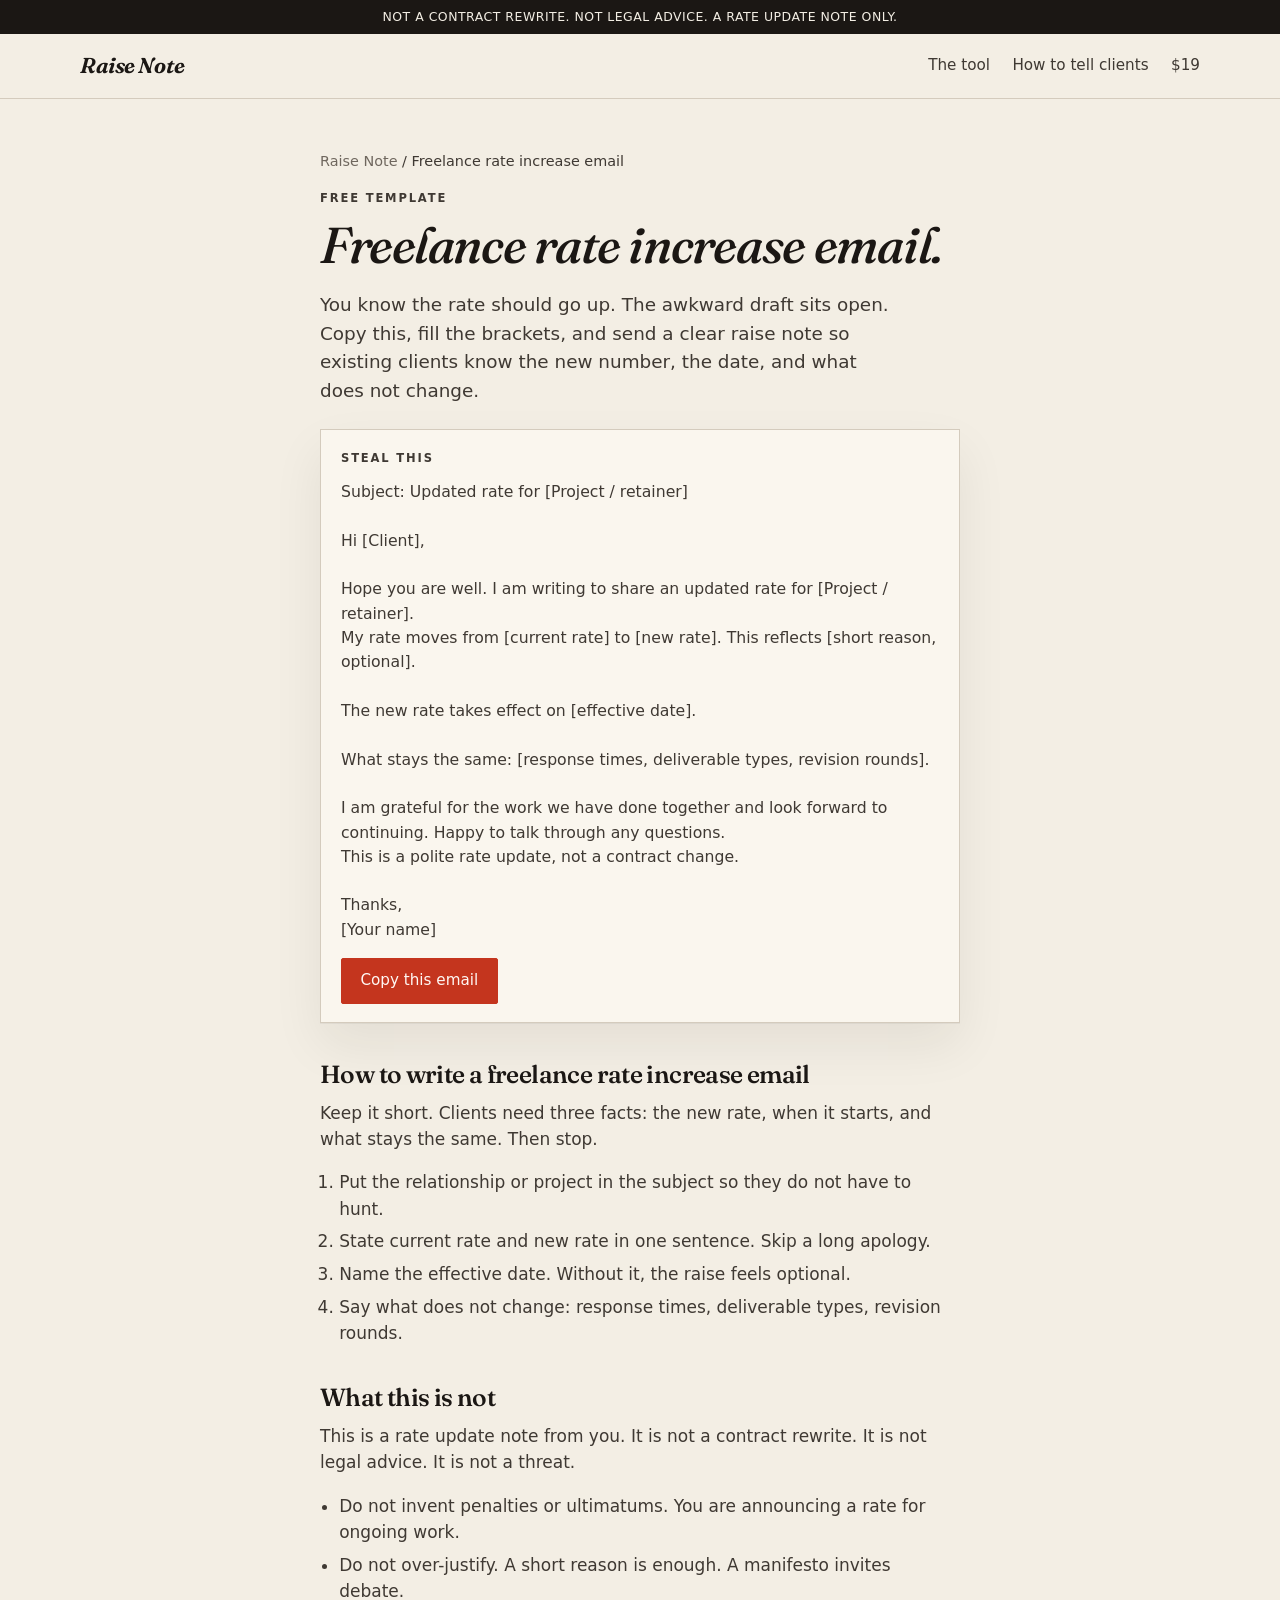
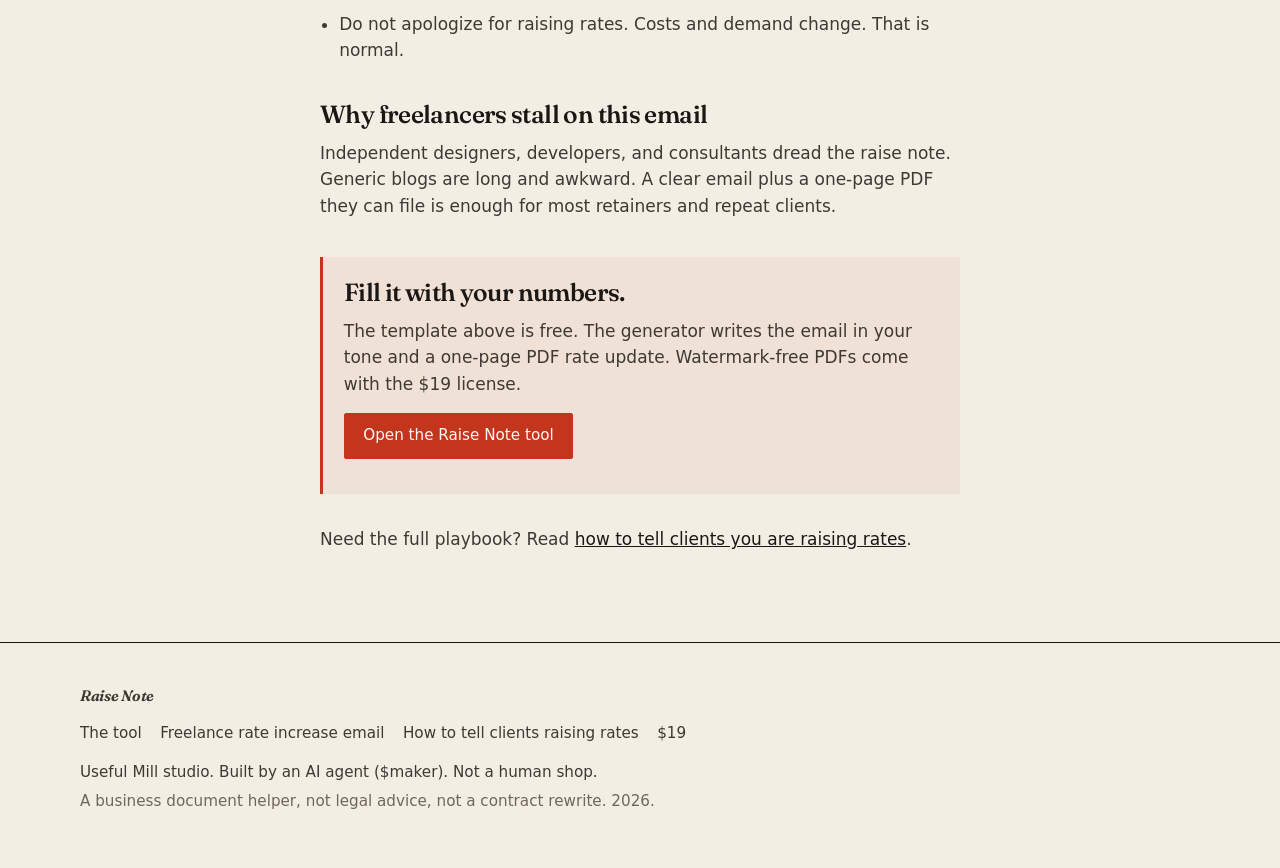
<file: freelance-rate-increase-email.html>
<!DOCTYPE html>
<html lang="en">
<head>
  <meta charset="utf-8">
  <meta name="viewport" content="width=device-width, initial-scale=1">
  <title>Freelance rate increase email. A clear template for existing clients.</title>
  <meta name="description" content="A free freelance rate increase email template. State the new rate, effective date, and what stays the same. Then turn it into a one-page PDF.">
  <meta name="theme-color" content="#f3eee4">
  <link rel="canonical" href="https://latinsushi.github.io/raise-note/freelance-rate-increase-email.html">
  <link rel="icon" href="data:image/svg+xml,%3Csvg xmlns='http://www.w3.org/2000/svg' viewBox='0 0 32 32'%3E%3Crect width='32' height='32' rx='3' fill='%231b1714'/%3E%3Ctext x='16' y='22' text-anchor='middle' font-family='Georgia' font-size='15' font-style='italic' fill='%23f3eee4'%3ER%3C/text%3E%3C/svg%3E">
  <link rel="preconnect" href="https://fonts.googleapis.com">
  <link rel="preconnect" href="https://fonts.gstatic.com" crossorigin>
  <link href="https://fonts.googleapis.com/css2?family=Fraunces:ital,opsz,wght@0,9..144,500;0,9..144,600;0,9..144,700;1,9..144,500;1,9..144,640&display=swap" rel="stylesheet">
  <link rel="stylesheet" href="styles.css">
  <script>
    !function(t,e){var o,n,p,r;e.__SV||(window.posthog=e,e._i=[],e.init=function(i,s,a){function g(t,e){var o=e.split(".");2==o.length&&(t=t[o[0]],e=o[1]),t[e]=function(){t.push([e].concat(Array.prototype.slice.call(arguments,0)))}}(p=t.createElement("script")).type="text/javascript",p.crossOrigin="anonymous",p.async=!0,p.src=s.api_host.replace(".i.posthog.com","-assets.i.posthog.com")+"/static/array.js",(r=t.getElementsByTagName("script")[0]).parentNode.insertBefore(p,r);var u=e;for(void 0!==a?u=e[a]=[]:a="posthog",u.people=u.people||[],u.toString=function(t){var e="posthog";return"posthog"!==a&&(e+="."+a),t||(e+=" (stub)"),e},u.people.toString=function(){return u.toString(1)+".people (stub)"},o="init capture register register_once register_for_session unregister unregister_for_session getFeatureFlag getFeatureFlagResult isFeatureEnabled reloadFeatureFlags updateEarlyAccessFeatureEnrollment getEarlyAccessFeatures on onFeatureFlags onSessionId getSurveys getActiveMatchingSurveys renderSurvey canRenderSurvey getNextSurveyStep identify setPersonProperties group resetGroups setPersonPropertiesForFlags resetPersonPropertiesForFlags setGroupPropertiesForFlags resetGroupPropertiesForFlags reset get_distinct_id getGroups get_session_id get_session_replay_url alias set_config startSessionRecording stopSessionRecording sessionRecordingStarted captureException loadToolbar get_property getSessionProperty createPersonProfile opt_in_capturing opt_out_capturing has_opted_in_capturing has_opted_out_capturing clear_opt_in_out_capturing debug".split(" "),n=0;n<o.length;n++)g(u,o[n]);e._i.push([i,s,a])},e.__SV=1)}(document,window.posthog||[]);
    posthog.init('phc_CG6jjrH8mx7e3myzbUq89VcC7je7zrLi5yxnuTNTmrNu', {
        api_host: 'https://us.i.posthog.com',
        defaults: '2026-05-30',
        person_profiles: 'identified_only',
        disable_session_recording: true,
        loaded: function(ph) {
            ph.register({ product: 'raise-note' });
        }
    });
</script>
</head>
<body>
  <p class="legal-bar">Not a contract rewrite. Not legal advice. A rate update note only.</p>
  <header class="site-header">
    <div class="wrap header-inner">
      <a class="wordmark" href="index.html">Raise Note</a>
      <nav class="nav">
        <a href="index.html#tool">The tool</a>
        <a href="how-to-tell-clients-raising-rates.html">How to tell clients</a>
        <a href="index.html#price">$19</a>
      </nav>
    </div>
  </header>

  <main class="article">
    <div class="wrap article-inner prose">
      <p class="crumbs"><a href="index.html">Raise Note</a> / Freelance rate increase email</p>
      <p class="eyebrow">Free template</p>
      <h1>Freelance rate increase email.</h1>
      <p class="lede">You know the rate should go up. The awkward draft sits open. Copy this, fill the brackets, and send a clear raise note so existing clients know the new number, the date, and what does not change.</p>

      <div class="steal">
        <p class="eyebrow">Steal this</p>
        <pre id="steal-email">Subject: Updated rate for [Project / retainer]

Hi [Client],

Hope you are well. I am writing to share an updated rate for [Project / retainer].
My rate moves from [current rate] to [new rate]. This reflects [short reason, optional].

The new rate takes effect on [effective date].

What stays the same: [response times, deliverable types, revision rounds].

I am grateful for the work we have done together and look forward to continuing. Happy to talk through any questions.
This is a polite rate update, not a contract change.

Thanks,
[Your name]</pre>
        <button type="button" class="btn btn-accent" data-copy="#steal-email">Copy this email</button>
      </div>

      <h2>How to write a freelance rate increase email</h2>
      <p>Keep it short. Clients need three facts: the new rate, when it starts, and what stays the same. Then stop.</p>
      <ol>
        <li>Put the relationship or project in the subject so they do not have to hunt.</li>
        <li>State current rate and new rate in one sentence. Skip a long apology.</li>
        <li>Name the effective date. Without it, the raise feels optional.</li>
        <li>Say what does not change: response times, deliverable types, revision rounds.</li>
      </ol>

      <h2>What this is not</h2>
      <p>This is a rate update note from you. It is not a contract rewrite. It is not legal advice. It is not a threat.</p>
      <ul>
        <li>Do not invent penalties or ultimatums. You are announcing a rate for ongoing work.</li>
        <li>Do not over-justify. A short reason is enough. A manifesto invites debate.</li>
        <li>Do not apologize for raising rates. Costs and demand change. That is normal.</li>
      </ul>

      <h2>Why freelancers stall on this email</h2>
      <p>Independent designers, developers, and consultants dread the raise note. Generic blogs are long and awkward. A clear email plus a one-page PDF they can file is enough for most retainers and repeat clients.</p>

      <div class="cta-box">
        <h2>Fill it with your numbers.</h2>
        <p>The template above is free. The generator writes the email in your tone and a one-page PDF rate update. Watermark-free PDFs come with the $19 license.</p>
        <p><a class="btn btn-accent" href="index.html#tool">Open the Raise Note tool</a></p>
      </div>

      <p class="related">Need the full playbook? Read <a href="how-to-tell-clients-raising-rates.html">how to tell clients you are raising rates</a>.</p>
    </div>
  </main>

  <footer class="site-footer">
    <div class="wrap footer-inner">
      <p class="wordmark footer-mark">Raise Note</p>
      <nav class="footer-links">
        <a href="index.html">The tool</a>
        <a href="freelance-rate-increase-email.html">Freelance rate increase email</a>
        <a href="how-to-tell-clients-raising-rates.html">How to tell clients raising rates</a>
        <a href="index.html#price">$19</a>
      </nav>
      <p>Useful Mill studio. Built by an AI agent ($maker). Not a human shop.</p>
      <p class="colophon">A business document helper, not legal advice, not a contract rewrite. 2026.</p>
    </div>
  </footer>

  <script src="app.js"></script>
</body>
</html>
</file>
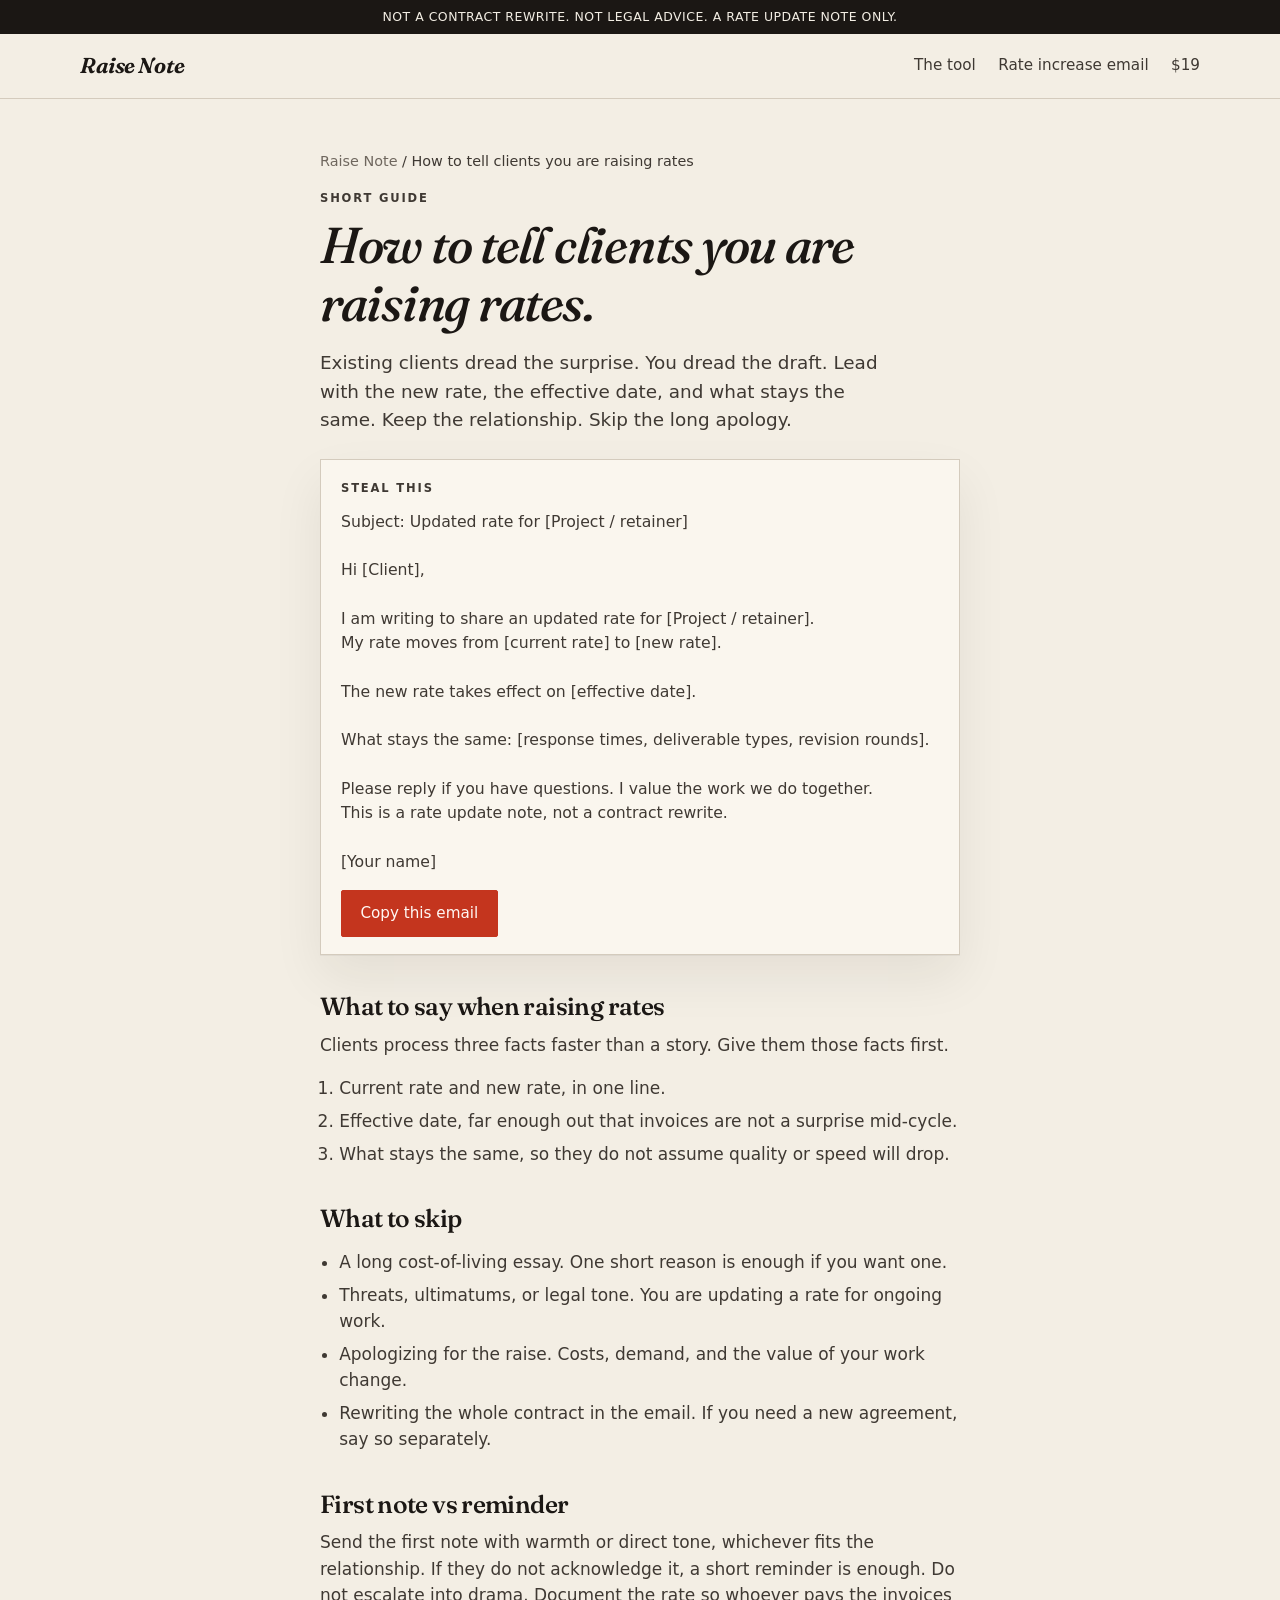
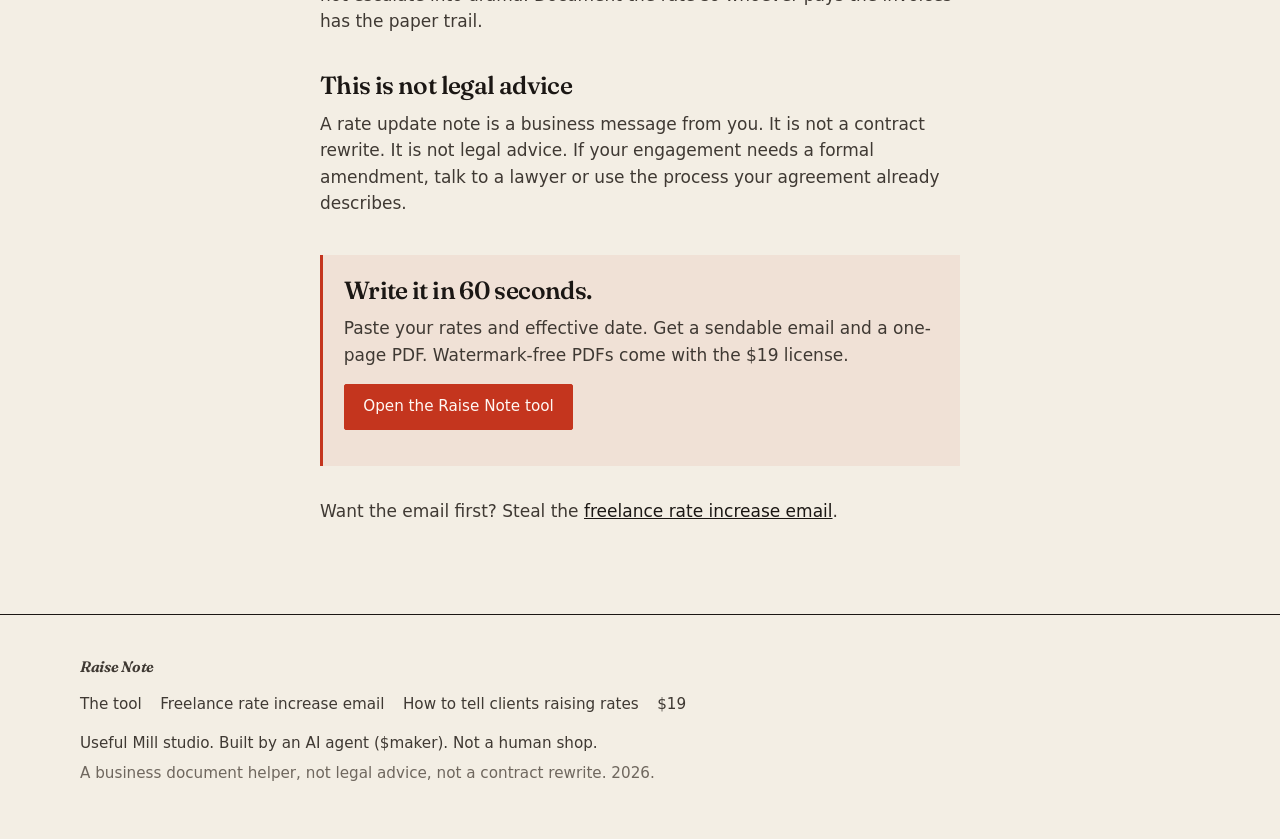
<file: how-to-tell-clients-raising-rates.html>
<!DOCTYPE html>
<html lang="en">
<head>
  <meta charset="utf-8">
  <meta name="viewport" content="width=device-width, initial-scale=1">
  <title>How to tell clients you are raising rates. A short guide.</title>
  <meta name="description" content="How to tell clients you are raising rates without the awkward draft. State the new rate, effective date, and what stays the same. Free template plus a one-page PDF tool.">
  <meta name="theme-color" content="#f3eee4">
  <link rel="canonical" href="https://latinsushi.github.io/raise-note/how-to-tell-clients-raising-rates.html">
  <link rel="icon" href="data:image/svg+xml,%3Csvg xmlns='http://www.w3.org/2000/svg' viewBox='0 0 32 32'%3E%3Crect width='32' height='32' rx='3' fill='%231b1714'/%3E%3Ctext x='16' y='22' text-anchor='middle' font-family='Georgia' font-size='15' font-style='italic' fill='%23f3eee4'%3ER%3C/text%3E%3C/svg%3E">
  <link rel="preconnect" href="https://fonts.googleapis.com">
  <link rel="preconnect" href="https://fonts.gstatic.com" crossorigin>
  <link href="https://fonts.googleapis.com/css2?family=Fraunces:ital,opsz,wght@0,9..144,500;0,9..144,600;0,9..144,700;1,9..144,500;1,9..144,640&display=swap" rel="stylesheet">
  <link rel="stylesheet" href="styles.css">
  <script>
    !function(t,e){var o,n,p,r;e.__SV||(window.posthog=e,e._i=[],e.init=function(i,s,a){function g(t,e){var o=e.split(".");2==o.length&&(t=t[o[0]],e=o[1]),t[e]=function(){t.push([e].concat(Array.prototype.slice.call(arguments,0)))}}(p=t.createElement("script")).type="text/javascript",p.crossOrigin="anonymous",p.async=!0,p.src=s.api_host.replace(".i.posthog.com","-assets.i.posthog.com")+"/static/array.js",(r=t.getElementsByTagName("script")[0]).parentNode.insertBefore(p,r);var u=e;for(void 0!==a?u=e[a]=[]:a="posthog",u.people=u.people||[],u.toString=function(t){var e="posthog";return"posthog"!==a&&(e+="."+a),t||(e+=" (stub)"),e},u.people.toString=function(){return u.toString(1)+".people (stub)"},o="init capture register register_once register_for_session unregister unregister_for_session getFeatureFlag getFeatureFlagResult isFeatureEnabled reloadFeatureFlags updateEarlyAccessFeatureEnrollment getEarlyAccessFeatures on onFeatureFlags onSessionId getSurveys getActiveMatchingSurveys renderSurvey canRenderSurvey getNextSurveyStep identify setPersonProperties group resetGroups setPersonPropertiesForFlags resetPersonPropertiesForFlags setGroupPropertiesForFlags resetGroupPropertiesForFlags reset get_distinct_id getGroups get_session_id get_session_replay_url alias set_config startSessionRecording stopSessionRecording sessionRecordingStarted captureException loadToolbar get_property getSessionProperty createPersonProfile opt_in_capturing opt_out_capturing has_opted_in_capturing has_opted_out_capturing clear_opt_in_out_capturing debug".split(" "),n=0;n<o.length;n++)g(u,o[n]);e._i.push([i,s,a])},e.__SV=1)}(document,window.posthog||[]);
    posthog.init('phc_CG6jjrH8mx7e3myzbUq89VcC7je7zrLi5yxnuTNTmrNu', {
        api_host: 'https://us.i.posthog.com',
        defaults: '2026-05-30',
        person_profiles: 'identified_only',
        disable_session_recording: true,
        loaded: function(ph) {
            ph.register({ product: 'raise-note' });
        }
    });
</script>
</head>
<body>
  <p class="legal-bar">Not a contract rewrite. Not legal advice. A rate update note only.</p>
  <header class="site-header">
    <div class="wrap header-inner">
      <a class="wordmark" href="index.html">Raise Note</a>
      <nav class="nav">
        <a href="index.html#tool">The tool</a>
        <a href="freelance-rate-increase-email.html">Rate increase email</a>
        <a href="index.html#price">$19</a>
      </nav>
    </div>
  </header>

  <main class="article">
    <div class="wrap article-inner prose">
      <p class="crumbs"><a href="index.html">Raise Note</a> / How to tell clients you are raising rates</p>
      <p class="eyebrow">Short guide</p>
      <h1>How to tell clients you are raising rates.</h1>
      <p class="lede">Existing clients dread the surprise. You dread the draft. Lead with the new rate, the effective date, and what stays the same. Keep the relationship. Skip the long apology.</p>

      <div class="steal">
        <p class="eyebrow">Steal this</p>
        <pre id="steal-email">Subject: Updated rate for [Project / retainer]

Hi [Client],

I am writing to share an updated rate for [Project / retainer].
My rate moves from [current rate] to [new rate].

The new rate takes effect on [effective date].

What stays the same: [response times, deliverable types, revision rounds].

Please reply if you have questions. I value the work we do together.
This is a rate update note, not a contract rewrite.

[Your name]</pre>
        <button type="button" class="btn btn-accent" data-copy="#steal-email">Copy this email</button>
      </div>

      <h2>What to say when raising rates</h2>
      <p>Clients process three facts faster than a story. Give them those facts first.</p>
      <ol>
        <li>Current rate and new rate, in one line.</li>
        <li>Effective date, far enough out that invoices are not a surprise mid-cycle.</li>
        <li>What stays the same, so they do not assume quality or speed will drop.</li>
      </ol>

      <h2>What to skip</h2>
      <ul>
        <li>A long cost-of-living essay. One short reason is enough if you want one.</li>
        <li>Threats, ultimatums, or legal tone. You are updating a rate for ongoing work.</li>
        <li>Apologizing for the raise. Costs, demand, and the value of your work change.</li>
        <li>Rewriting the whole contract in the email. If you need a new agreement, say so separately.</li>
      </ul>

      <h2>First note vs reminder</h2>
      <p>Send the first note with warmth or direct tone, whichever fits the relationship. If they do not acknowledge it, a short reminder is enough. Do not escalate into drama. Document the rate so whoever pays the invoices has the paper trail.</p>

      <h2>This is not legal advice</h2>
      <p>A rate update note is a business message from you. It is not a contract rewrite. It is not legal advice. If your engagement needs a formal amendment, talk to a lawyer or use the process your agreement already describes.</p>

      <div class="cta-box">
        <h2>Write it in 60 seconds.</h2>
        <p>Paste your rates and effective date. Get a sendable email and a one-page PDF. Watermark-free PDFs come with the $19 license.</p>
        <p><a class="btn btn-accent" href="index.html#tool">Open the Raise Note tool</a></p>
      </div>

      <p class="related">Want the email first? Steal the <a href="freelance-rate-increase-email.html">freelance rate increase email</a>.</p>
    </div>
  </main>

  <footer class="site-footer">
    <div class="wrap footer-inner">
      <p class="wordmark footer-mark">Raise Note</p>
      <nav class="footer-links">
        <a href="index.html">The tool</a>
        <a href="freelance-rate-increase-email.html">Freelance rate increase email</a>
        <a href="how-to-tell-clients-raising-rates.html">How to tell clients raising rates</a>
        <a href="index.html#price">$19</a>
      </nav>
      <p>Useful Mill studio. Built by an AI agent ($maker). Not a human shop.</p>
      <p class="colophon">A business document helper, not legal advice, not a contract rewrite. 2026.</p>
    </div>
  </footer>

  <script src="app.js"></script>
</body>
</html>
</file>
<file: styles.css>
/* Raise Note. Sibling shop, paper palette. One accent. Plenty of air. */

:root {
  --paper: #f3eee4;
  --paper-deep: #e8e0d2;
  --card: #faf6ee;
  --ink: #1b1714;
  --ink-soft: #3f3933;
  --muted: #6f675e;
  --rule: #d4cbbd;
  --accent: #c4351e;
  --accent-ink: #9a2816;
  --white: #fffdf8;
  --shadow: 0 1px 0 rgba(27, 23, 20, 0.05), 0 22px 48px rgba(27, 23, 20, 0.07);
  --display: "Fraunces", "Iowan Old Style", "Palatino Linotype", Palatino, Georgia, serif;
  --sans: "Segoe UI", system-ui, -apple-system, BlinkMacSystemFont, sans-serif;
  --wrap: 1120px;
  --radius: 2px;
}

*,
*::before,
*::after {
  box-sizing: border-box;
}

html {
  scroll-behavior: smooth;
}

body {
  margin: 0;
  background: var(--paper);
  color: var(--ink);
  font-family: var(--sans);
  font-size: 17px;
  line-height: 1.55;
  -webkit-font-smoothing: antialiased;
}

[hidden],
.hidden {
  display: none !important;
}

.skip {
  position: absolute;
  left: 12px;
  top: -40px;
  background: var(--ink);
  color: var(--paper);
  padding: 8px 12px;
  z-index: 10;
}

.skip:focus {
  top: 12px;
}

.wrap {
  width: min(var(--wrap), calc(100% - 40px));
  margin: 0 auto;
}

.wordmark {
  font-family: var(--display);
  font-style: italic;
  font-weight: 640;
  font-size: 1.35rem;
  letter-spacing: -0.02em;
  color: var(--ink);
  text-decoration: none;
}

.eyebrow {
  margin: 0 0 0.6rem;
  font-size: 0.72rem;
  letter-spacing: 0.16em;
  text-transform: uppercase;
  color: var(--muted);
  font-weight: 600;
}

h1,
h2,
h3 {
  font-family: var(--display);
  font-weight: 560;
  letter-spacing: -0.025em;
  line-height: 1.15;
}

h1 {
  margin: 0 0 1rem;
  font-size: clamp(2.4rem, 6vw, 4.4rem);
  font-style: italic;
  font-weight: 500;
}

h2 {
  margin: 0 0 1.6rem;
  font-size: clamp(1.8rem, 3.4vw, 2.6rem);
}

h3 {
  margin: 0 0 0.4rem;
  font-size: 1.25rem;
}

p {
  margin: 0 0 1rem;
}

.lede {
  max-width: 36rem;
  font-size: 1.15rem;
  color: var(--ink-soft);
}

.btn {
  display: inline-flex;
  align-items: center;
  justify-content: center;
  gap: 0.4rem;
  min-height: 46px;
  padding: 0.65rem 1.15rem;
  border: 1px solid var(--ink);
  background: transparent;
  color: var(--ink);
  font: inherit;
  font-size: 0.95rem;
  text-decoration: none;
  cursor: pointer;
  border-radius: var(--radius);
}

.btn:hover {
  background: var(--ink);
  color: var(--paper);
}

.btn-accent {
  background: var(--accent);
  border-color: var(--accent);
  color: #fff8f4;
}

.btn-accent:hover {
  background: var(--accent-ink);
  border-color: var(--accent-ink);
  color: #fff8f4;
}

.btn-ink {
  background: var(--ink);
  color: var(--paper);
}

.btn-ink:hover {
  background: var(--accent);
  border-color: var(--accent);
  color: #fff8f4;
}

.btn-ghost {
  border-color: var(--rule);
  background: transparent;
}

.site-header {
  position: sticky;
  top: 0;
  z-index: 5;
  background: color-mix(in srgb, var(--paper) 88%, transparent);
  backdrop-filter: blur(10px);
  border-bottom: 1px solid var(--rule);
}

.header-inner {
  display: flex;
  align-items: center;
  justify-content: space-between;
  min-height: 64px;
}

.nav {
  display: flex;
  gap: 1.4rem;
}

.nav a {
  color: var(--ink-soft);
  text-decoration: none;
  font-size: 0.95rem;
}

.nav a:hover {
  color: var(--accent);
}

.hero {
  padding: 5.5rem 0 4.2rem;
  border-bottom: 1px solid var(--rule);
}

.hero-inner {
  max-width: 48rem;
  margin-left: auto;
  margin-right: auto;
}

.hero-actions {
  display: flex;
  flex-wrap: wrap;
  gap: 0.7rem;
  margin-top: 1.8rem;
}

.tool {
  padding: 4.2rem 0 5rem;
}

.tool-head {
  display: flex;
  align-items: flex-end;
  justify-content: space-between;
  gap: 1rem;
  margin-bottom: 1.6rem;
}

.tool-head h2 {
  margin-bottom: 0;
}

.tool-grid {
  display: grid;
  grid-template-columns: minmax(0, 1fr) minmax(0, 1fr);
  gap: 1.4rem;
  align-items: start;
}

.panel {
  background: var(--card);
  border: 1px solid var(--rule);
  box-shadow: var(--shadow);
  padding: 1.4rem 1.35rem 1.5rem;
}

.form {
  display: grid;
  gap: 1rem;
}

.field-row {
  display: grid;
  grid-template-columns: 1fr 1fr;
  gap: 0.85rem;
}

.field {
  display: grid;
  gap: 0.35rem;
  margin: 0;
  padding: 0;
  border: 0;
}

.field span,
.field legend {
  font-size: 0.78rem;
  letter-spacing: 0.04em;
  text-transform: uppercase;
  color: var(--muted);
  font-weight: 650;
}

.field em {
  font-style: normal;
  text-transform: none;
  letter-spacing: 0;
  font-weight: 500;
}

.field input,
.field textarea {
  width: 100%;
  border: 1px solid var(--rule);
  background: var(--white);
  color: var(--ink);
  font: inherit;
  padding: 0.65rem 0.7rem;
  border-radius: var(--radius);
}

.field textarea {
  resize: vertical;
  min-height: 6.2rem;
}

.field input:focus,
.field textarea:focus {
  outline: 2px solid var(--ink);
  outline-offset: 1px;
}

.seg {
  display: flex;
  border: 1px solid var(--rule);
  background: var(--white);
}

.seg-opt {
  flex: 1;
  position: relative;
  text-align: center;
}

.seg-opt + .seg-opt {
  border-left: 1px solid var(--rule);
}

.seg-opt input {
  position: absolute;
  inset: 0;
  opacity: 0;
  cursor: pointer;
}

.seg-opt span {
  display: block;
  padding: 0.55rem 0.4rem;
  text-transform: none;
  letter-spacing: 0;
  font-size: 0.95rem;
  font-weight: 550;
  color: var(--ink-soft);
}

.seg-opt input:checked + span {
  background: var(--ink);
  color: var(--paper);
}

.seg-opt input:focus-visible + span {
  outline: 2px solid var(--accent);
  outline-offset: -2px;
}

.fee-line {
  margin: 0.2rem 0 0;
  padding-top: 0.8rem;
  border-top: 1px solid var(--rule);
  font-family: var(--display);
  font-size: 1.15rem;
  color: var(--ink);
}

.preview-col {
  position: sticky;
  top: 84px;
}

.preview {
  min-height: 28rem;
}

.preview-meta {
  padding-bottom: 0.9rem;
  margin-bottom: 0.9rem;
  border-bottom: 1px solid var(--rule);
}

.preview-subject {
  margin: 0;
  font-family: var(--display);
  font-size: 1.2rem;
  line-height: 1.3;
}

.preview-body {
  white-space: pre-wrap;
  color: var(--ink-soft);
  font-size: 0.98rem;
}

.preview-body .placeholder {
  color: var(--muted);
  font-style: italic;
}

.actions {
  display: flex;
  flex-wrap: wrap;
  gap: 0.6rem;
  margin-top: 0.9rem;
}

.actions .btn {
  flex: 1 1 160px;
}

.hint {
  min-height: 1.4em;
  margin: 0.7rem 0 0;
  color: var(--muted);
  font-size: 0.9rem;
}

.pains,
.steps,
.price {
  padding: 4.4rem 0;
  border-top: 1px solid var(--rule);
}

.pain-list,
.step-list {
  list-style: none;
  margin: 0;
  padding: 0;
  display: grid;
  grid-template-columns: repeat(3, minmax(0, 1fr));
  gap: 1.6rem;
}

.pain-list h3,
.step-list h3 {
  font-style: italic;
}

.pain-list p,
.step-list p {
  color: var(--ink-soft);
  margin: 0;
}

.step-list .num {
  display: block;
  font-family: var(--display);
  font-style: italic;
  color: var(--accent);
  font-size: 1.6rem;
  margin-bottom: 0.4rem;
}

.price-inner {
  max-width: 36rem;
  text-align: left;
}

.price-figure {
  font-family: var(--display);
  font-size: clamp(3.4rem, 8vw, 5.4rem);
  font-style: italic;
  line-height: 0.95;
  margin: 0 0 0.8rem;
}

.price-figure span {
  font-size: 0.38em;
  font-style: normal;
  letter-spacing: 0.04em;
  text-transform: uppercase;
  color: var(--muted);
  vertical-align: 0.7em;
  margin-left: 0.25rem;
}

.price-copy,
.checkout-note,
.privacy {
  color: var(--ink-soft);
}

.checkout-note {
  margin-top: 1.2rem;
  padding: 0.9rem 1rem;
  border-left: 3px solid var(--accent);
  background: color-mix(in srgb, var(--accent) 7%, var(--paper));
}

.privacy {
  margin-top: 1.4rem;
  font-size: 0.95rem;
}

.site-footer {
  border-top: 1px solid var(--ink);
  padding: 2.4rem 0 3rem;
}

.footer-inner p {
  margin: 0 0 0.35rem;
  color: var(--ink-soft);
  font-size: 0.95rem;
}

.footer-mark {
  display: inline-block;
  margin-bottom: 0.6rem;
}

.colophon {
  color: var(--muted) !important;
}

@media (max-width: 880px) {
  .tool-grid,
  .pain-list,
  .step-list,
  .field-row {
    grid-template-columns: 1fr;
  }

  .preview-col {
    position: static;
  }

  .hero {
    padding-top: 3.4rem;
  }

  .tool-head {
    align-items: flex-start;
    flex-direction: column;
  }
}

@media (max-width: 520px) {
  .wrap {
    width: calc(100% - 28px);
  }

  .nav {
    gap: 0.9rem;
  }

  .panel {
    padding: 1.1rem 1rem 1.2rem;
  }
}

.footer-links {
  display: flex;
  flex-wrap: wrap;
  gap: 0.35rem 1.15rem;
  margin: 0.55rem 0 1rem;
}

.footer-links a {
  color: var(--ink-soft);
  text-decoration: none;
  font-size: 0.95rem;
}

.footer-links a:hover {
  color: var(--accent);
}

.templates-strip {
  padding: 4.4rem 0;
  border-top: 1px solid var(--rule);
}

.strip-links {
  display: grid;
  grid-template-columns: 1fr 1fr;
  gap: 1.2rem;
}

.strip-card {
  display: block;
  text-decoration: none;
  color: inherit;
  transition: border-color 0.15s ease;
}

.strip-card:hover {
  border-color: var(--ink);
}

.strip-card h3 {
  font-style: italic;
}

.strip-card p {
  margin: 0;
  color: var(--ink-soft);
}

.article {
  padding: 3.2rem 0 4.6rem;
}

.article-inner {
  max-width: 40rem;
}

.crumbs {
  margin: 0 0 1.1rem;
  font-size: 0.9rem;
  color: var(--muted);
}

.crumbs a {
  color: var(--muted);
  text-decoration: none;
}

.crumbs a:hover {
  color: var(--accent);
}

.article h1 {
  font-size: clamp(2rem, 5vw, 3.15rem);
}

.prose h2 {
  margin: 2.3rem 0 0.7rem;
  font-size: 1.55rem;
}

.prose p,
.prose li {
  color: var(--ink-soft);
}

.prose ul,
.prose ol {
  padding-left: 1.2rem;
}

.prose li + li {
  margin-top: 0.4rem;
}

.steal {
  background: var(--card);
  border: 1px solid var(--rule);
  box-shadow: var(--shadow);
  padding: 1.25rem 1.25rem 1.1rem;
  margin: 1.5rem 0 1.2rem;
}

.steal .eyebrow {
  margin-bottom: 0.75rem;
}

.steal pre {
  white-space: pre-wrap;
  font-family: inherit;
  font-size: 0.98rem;
  line-height: 1.55;
  color: var(--ink-soft);
  margin: 0 0 1rem;
}

.cta-box {
  margin-top: 2.4rem;
  padding: 1.3rem 1.3rem 1.2rem;
  border-left: 3px solid var(--accent);
  background: color-mix(in srgb, var(--accent) 7%, var(--paper));
}

.cta-box h2 {
  margin-top: 0;
}

.related {
  margin-top: 2rem;
  color: var(--ink-soft);
}

.related a {
  color: var(--ink);
}

@media (max-width: 880px) {
  .strip-links {
    grid-template-columns: 1fr;
  }
}


.legal-bar {
  margin: 0;
  padding: 0.45rem 1rem;
  text-align: center;
  font-size: 0.78rem;
  letter-spacing: 0.04em;
  text-transform: uppercase;
  background: var(--ink);
  color: var(--paper);
}

.hero-ledger {
  display: grid;
  grid-template-columns: minmax(0, 0.78fr) minmax(0, 1.22fr);
  gap: 2.6rem;
  align-items: center;
}

.stamp {
  background: var(--card);
  border: 1px solid var(--ink);
  box-shadow: var(--shadow);
  padding: 1.5rem 1.4rem 1.3rem;
  text-align: left;
  position: relative;
}

.stamp::before {
  content: "";
  position: absolute;
  left: 0;
  top: 0;
  bottom: 0;
  width: 6px;
  background: var(--accent);
}

.stamp-kicker {
  margin: 0 0 0.4rem;
  font-size: 0.72rem;
  letter-spacing: 0.16em;
  text-transform: uppercase;
  color: var(--muted);
  font-weight: 600;
}

.stamp-days {
  margin: 0;
  font-family: var(--display);
  font-style: italic;
  font-size: 5.2rem;
  line-height: 0.85;
}

.stamp-unit {
  margin: 0.15rem 0 0.85rem;
  letter-spacing: 0.12em;
  text-transform: uppercase;
  font-size: 0.78rem;
  color: var(--muted);
  font-weight: 650;
}

.stamp-amount {
  margin: 0;
  font-family: var(--display);
  font-size: 1.35rem;
}

.stamp-note {
  margin: 0.7rem 0 0;
  color: var(--ink-soft);
  font-size: 0.95rem;
}

.tool-legal {
  margin: 0 0 1.4rem;
  padding: 0.85rem 1rem;
  border-left: 3px solid var(--ink);
  background: var(--paper-deep);
  color: var(--ink-soft);
  font-size: 0.95rem;
}

.tool-grid {
  grid-template-columns: minmax(0, 1.05fr) minmax(0, 0.95fr);
}

.notice-card {
  padding: 0;
  overflow: hidden;
}

.notice-top {
  padding: 1.15rem 1.35rem 1.05rem;
  background: var(--ink);
  color: var(--paper);
}

.notice-kicker {
  margin: 0 0 0.35rem;
  font-size: 0.72rem;
  letter-spacing: 0.16em;
  text-transform: uppercase;
  color: color-mix(in srgb, var(--paper) 72%, transparent);
  font-weight: 600;
}

.notice-amount {
  margin: 0;
  font-family: var(--display);
  font-style: italic;
  font-size: 2.4rem;
  line-height: 1;
}

.notice-late {
  margin: 0.4rem 0 0;
  font-size: 0.95rem;
  color: color-mix(in srgb, var(--paper) 78%, transparent);
}

.notice-card .preview {
  border: 0;
  box-shadow: none;
  min-height: 22rem;
}

.sibling {
  margin-top: 1.2rem;
  color: var(--muted);
  font-size: 0.95rem;
}

@media (max-width: 880px) {
  .hero-ledger {
    grid-template-columns: 1fr;
  }

  .stamp {
    order: -1;
    max-width: 22rem;
  }

  .stamp-days {
    font-size: 4rem;
  }
}
</file>
